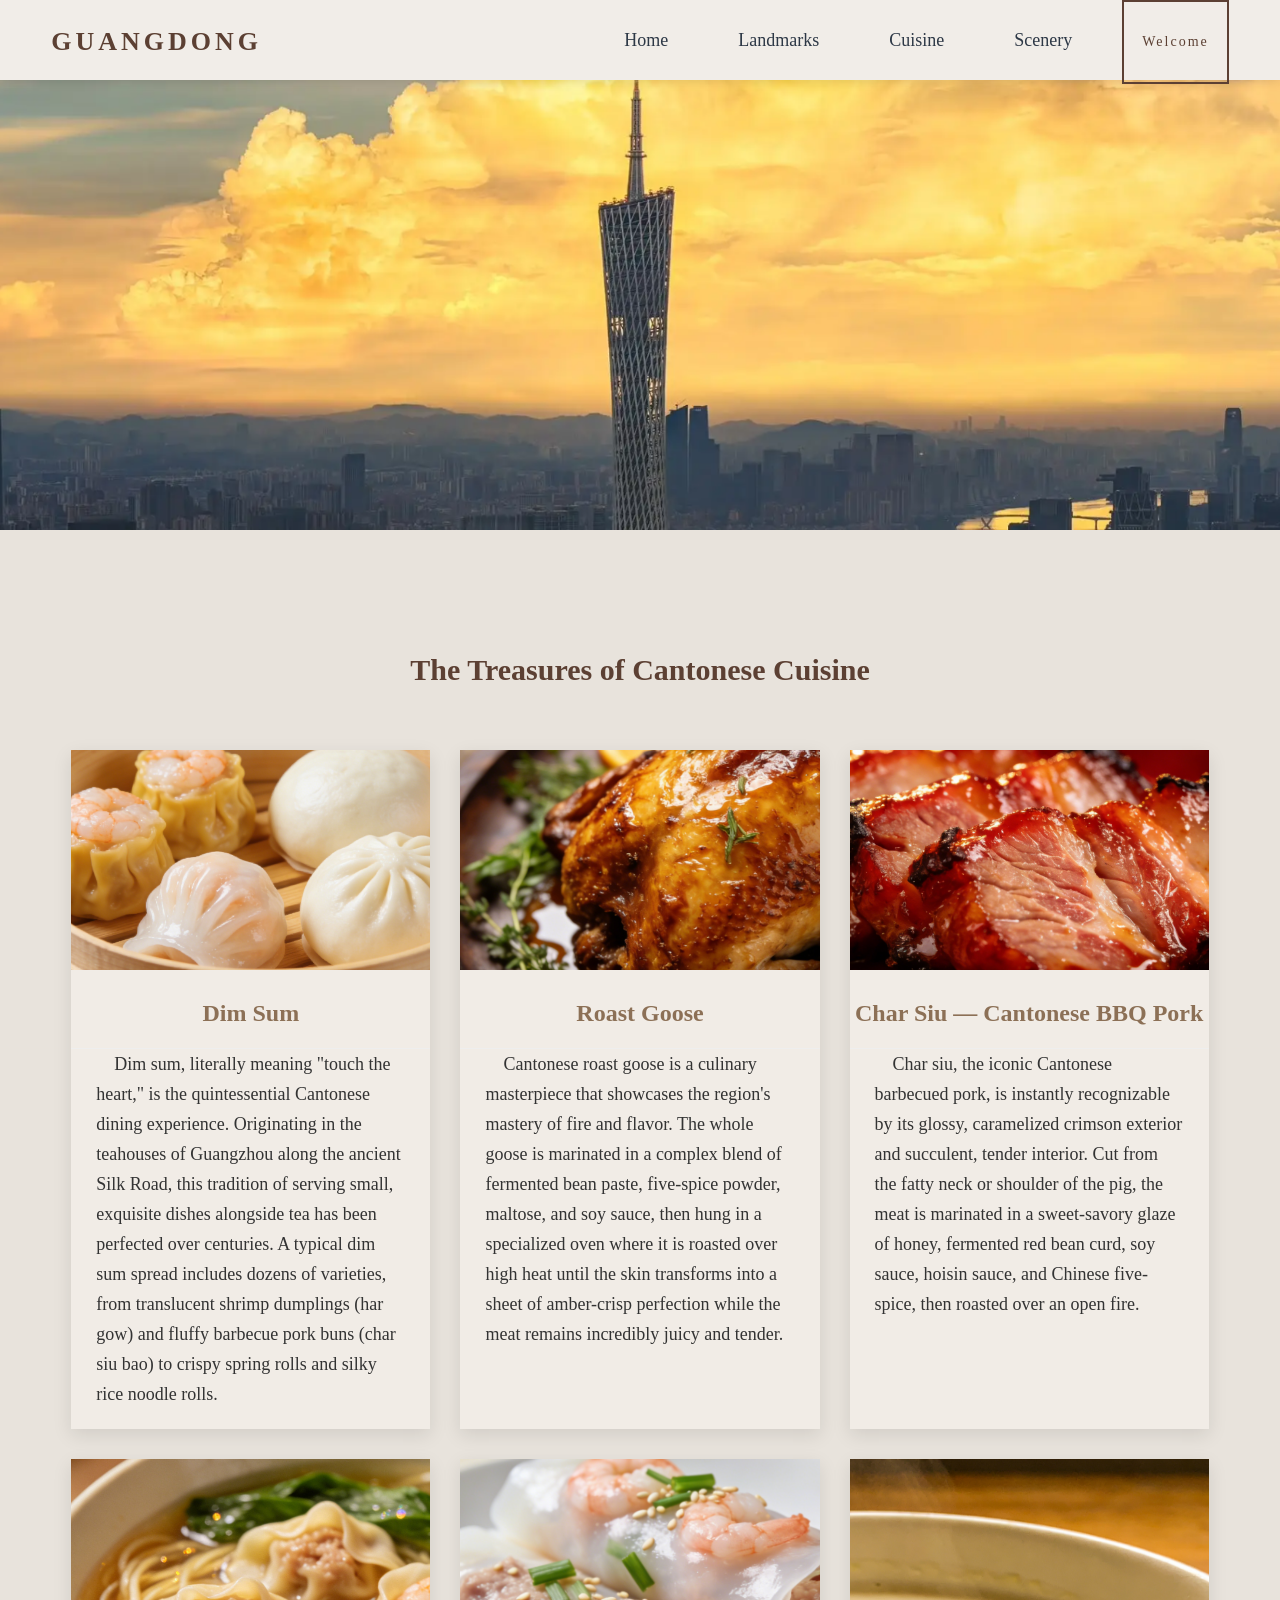
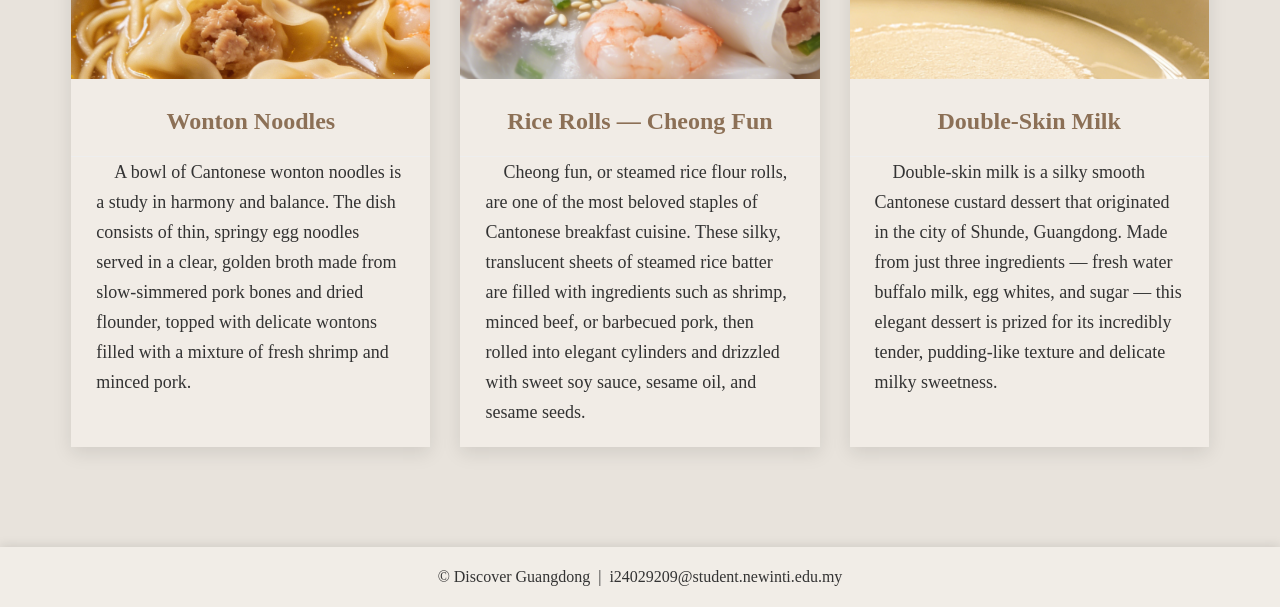
<file: food.html>
<!doctype html>
<html lang="en">
<head>
    <meta charset="UTF-8">
    <meta name="viewport" content="width=device-width,initial-scale=1.0">
    <title>Discover Guangdong - Cantonese Cuisine</title>
    <link href="css/style.css" rel="stylesheet" type="text/css">
</head>
<body>
    <header class="top">
        <div class="topin">
            <span class="logo-text">GUANGDONG</span>
            <button class="hamburger" onclick="toggleMenu()">&#9776;</button>
            <nav id="mainNav">
                <a href="home.html">Home</a>
                <a href="landmarks.html">Landmarks</a>
                <a href="food.html">Cuisine</a>
                <a href="scenery.html">Scenery</a>
                <a href="index.html" class="back-btn">Welcome</a>
            </nav>
        </div>
    </header>
    <section class="banner">
        <img src="./images/ban3.png" alt="Cantonese Cuisine">
    </section>
    <main class="intangible-wrap">
        <h2>The Treasures of Cantonese Cuisine</h2>
        <div class="intangible-card-group">
            <div class="intangible-card">
                <img src="./images/c1.png" alt="Dim Sum">
                <h3>Dim Sum</h3>
                <p>Dim sum, literally meaning "touch the heart," is the quintessential Cantonese dining experience. Originating in the teahouses of Guangzhou along the ancient Silk Road, this tradition of serving small, exquisite dishes alongside tea has been perfected over centuries. A typical dim sum spread includes dozens of varieties, from translucent shrimp dumplings (har gow) and fluffy barbecue pork buns (char siu bao) to crispy spring rolls and silky rice noodle rolls.</p>
               
            </div>
            <div class="intangible-card">
                <img src="./images/c2.png" alt="Roast Goose">
                <h3>Roast Goose</h3>
                <p>Cantonese roast goose is a culinary masterpiece that showcases the region's mastery of fire and flavor. The whole goose is marinated in a complex blend of fermented bean paste, five-spice powder, maltose, and soy sauce, then hung in a specialized oven where it is roasted over high heat until the skin transforms into a sheet of amber-crisp perfection while the meat remains incredibly juicy and tender.</p>
               
            </div>
            <div class="intangible-card">
                <img src="./images/c3.png" alt="Char Siu">
                <h3>Char Siu — Cantonese BBQ Pork</h3>
                <p>Char siu, the iconic Cantonese barbecued pork, is instantly recognizable by its glossy, caramelized crimson exterior and succulent, tender interior. Cut from the fatty neck or shoulder of the pig, the meat is marinated in a sweet-savory glaze of honey, fermented red bean curd, soy sauce, hoisin sauce, and Chinese five-spice, then roasted over an open fire.</p>
                
            </div>
            <div class="intangible-card">
                <img src="./images/c4.png" alt="Wonton Noodles">
                <h3>Wonton Noodles</h3>
                <p>A bowl of Cantonese wonton noodles is a study in harmony and balance. The dish consists of thin, springy egg noodles served in a clear, golden broth made from slow-simmered pork bones and dried flounder, topped with delicate wontons filled with a mixture of fresh shrimp and minced pork.</p>
               
            </div>
            <div class="intangible-card">
                <img src="./images/c5.png" alt="Rice Rolls">
                <h3>Rice Rolls — Cheong Fun</h3>
                <p>Cheong fun, or steamed rice flour rolls, are one of the most beloved staples of Cantonese breakfast cuisine. These silky, translucent sheets of steamed rice batter are filled with ingredients such as shrimp, minced beef, or barbecued pork, then rolled into elegant cylinders and drizzled with sweet soy sauce, sesame oil, and sesame seeds.</p>
               
            </div>
            <div class="intangible-card">
                <img src="./images/c6.png" alt="Double-Skin Milk">
                <h3>Double-Skin Milk</h3>
                <p>Double-skin milk is a silky smooth Cantonese custard dessert that originated in the city of Shunde, Guangdong. Made from just three ingredients — fresh water buffalo milk, egg whites, and sugar — this elegant dessert is prized for its incredibly tender, pudding-like texture and delicate milky sweetness.</p>
              
            </div>
        </div>
    </main>
    <footer>
        &copy; Discover Guangdong &nbsp;|&nbsp; i24029209@student.newinti.edu.my
    </footer>
    <script>
        function toggleMenu() {
            document.getElementById('mainNav').classList.toggle('active');
        }
    </script>
</body>
</html>
</file>
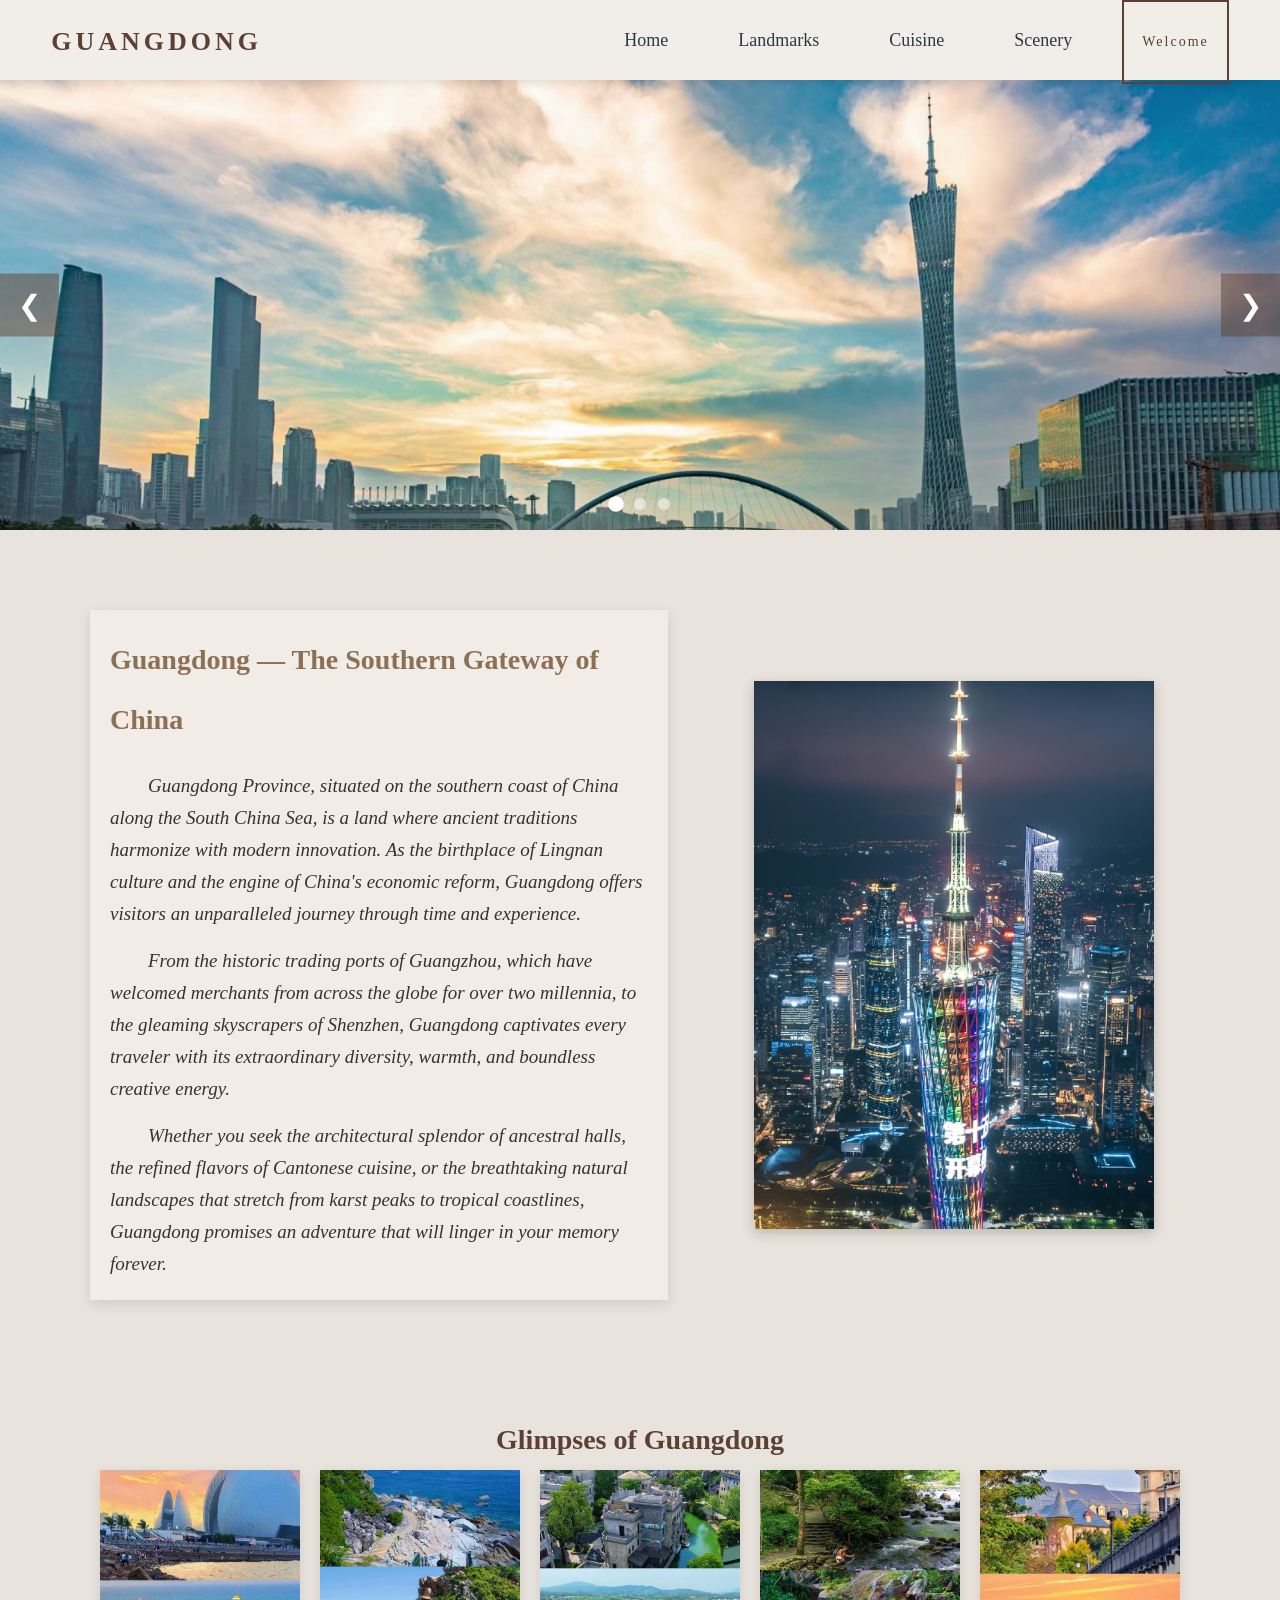
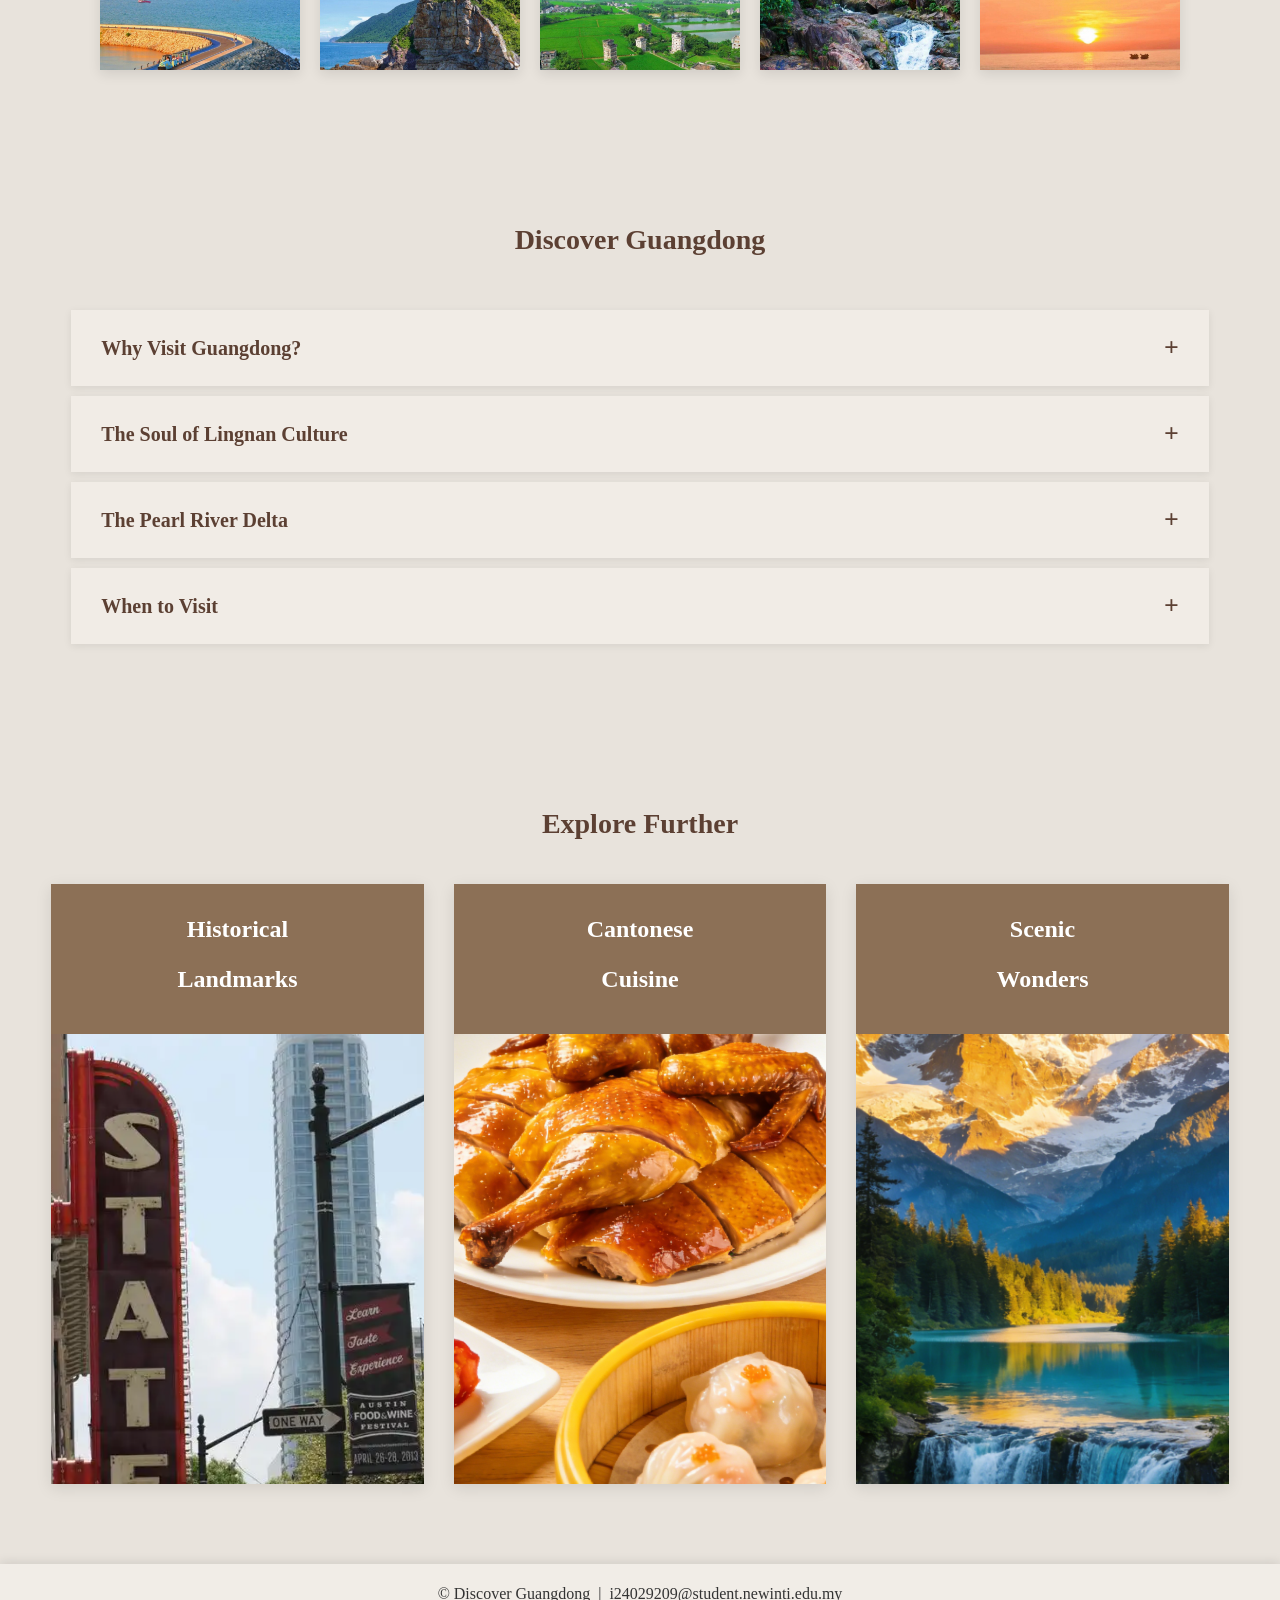
<file: home.html>
<!doctype html>
<html lang="en">
<head>
    <meta charset="UTF-8">
    <meta name="viewport" content="width=device-width,initial-scale=1.0">
    <title>Discover Guangdong - Home</title>
    <link href="css/style.css" rel="stylesheet" type="text/css">
</head>
<body>
    <header class="top">
        <div class="topin">
            <span class="logo-text">GUANGDONG</span>
            <button class="hamburger" onclick="toggleMenu()">&#9776;</button>
            <nav id="mainNav">
                <a href="home.html">Home</a>
                <a href="landmarks.html">Landmarks</a>
                <a href="food.html">Cuisine</a>
                <a href="scenery.html">Scenery</a>
                <a href="index.html" class="back-btn">Welcome</a>
            </nav>
        </div>
    </header>
    <div class="carousel">
        <div class="carousel-track">
            <div class="carousel-slide"><img src="./images/ban1.png" alt="Guangzhou Skyline"></div>
            <div class="carousel-slide"><img src="./images/ban2.png" alt="Pearl River Night"></div>
            <div class="carousel-slide"><img src="./images/ban3.png" alt="Lingnan Architecture"></div>
        </div>
        <button class="carousel-btn prev" onclick="moveCarousel(-1)">&#10094;</button>
        <button class="carousel-btn next" onclick="moveCarousel(1)">&#10095;</button>
        <div class="carousel-dots">
            <span class="dot active" onclick="goToSlide(0)"></span>
            <span class="dot" onclick="goToSlide(1)"></span>
            <span class="dot" onclick="goToSlide(2)"></span>
        </div>
    </div>
    <main class="main">
        <div class="text-cell">
            <h3>Guangdong — The Southern Gateway of China</h3>
            <p>Guangdong Province, situated on the southern coast of China along the South China Sea, is a land where ancient traditions harmonize with modern innovation. As the birthplace of Lingnan culture and the engine of China's economic reform, Guangdong offers visitors an unparalleled journey through time and experience.</p>
            <p>From the historic trading ports of Guangzhou, which have welcomed merchants from across the globe for over two millennia, to the gleaming skyscrapers of Shenzhen, Guangdong captivates every traveler with its extraordinary diversity, warmth, and boundless creative energy.</p>
            <p>Whether you seek the architectural splendor of ancestral halls, the refined flavors of Cantonese cuisine, or the breathtaking natural landscapes that stretch from karst peaks to tropical coastlines, Guangdong promises an adventure that will linger in your memory forever.</p>
        </div>
        <div class="img-cell">
            <img src="./images/1.png" alt="Guangdong Landscape">
        </div>
    </main>
    <section class="tu">
        <h2>Glimpses of Guangdong</h2>
        <div class="img-group">
            <img src="./images/a1.png" alt="Chen Clan Academy">
            <img src="./images/a2.png" alt="Canton Tower">
            <img src="./images/a3.png" alt="Lingnan Garden">
            <img src="./images/a4.png" alt="Guangzhou City">
            <img src="./images/a5.png" alt="Ancient Temple">
        </div>
    </section>
    <section class="accordion-section">
        <h2>Discover Guangdong</h2>
        <div class="accordion">
            <div class="accordion-item">
                <div class="accordion-header" onclick="toggleAccordion(this)">Why Visit Guangdong?</div>
                <div class="accordion-content">
                    <p>Guangdong is China's most populous province and its largest economy, yet it remains deeply rooted in tradition. The province offers a unique blend of experiences: world-class museums alongside ancient temples, Michelin-starred restaurants next to humble street food stalls, and futuristic skylines framing centuries-old villages. Its subtropical climate ensures year-round greenery, and its diverse geography — from coastal wetlands to mountain forests — provides habitats for extraordinary biodiversity.</p>
                </div>
            </div>
            <div class="accordion-item">
                <div class="accordion-header" onclick="toggleAccordion(this)">The Soul of Lingnan Culture</div>
                <div class="accordion-content">
                    <p>Lingnan culture, born in the humid subtropical south, is a vibrant fusion of indigenous traditions and external influences. Shaped by centuries of maritime trade along the Silk Road of the Sea, it absorbed elements from Southeast Asia, the Middle East, and the West. This openness is reflected in everything from Cantonese opera and martial arts to architecture and cuisine. The Lingnan spirit values pragmatism, innovation, inclusiveness, and a deep appreciation for the finer things in life — especially food, art, and craftsmanship.</p>
                </div>
            </div>
            <div class="accordion-item">
                <div class="accordion-header" onclick="toggleAccordion(this)">The Pearl River Delta</div>
                <div class="accordion-content">
                    <p>The Pearl River Delta is one of the most dynamic economic regions on Earth. Home to the megacities of Guangzhou, Shenzhen, Dongguan, and Foshan, this area drives China's technology, manufacturing, and trade sectors. Yet amid the urban energy, you will find tranquil gardens, historic waterfront towns, and UNESCO World Heritage sites. The delta is also a culinary paradise, where the finest ingredients from land and sea converge in a cuisine celebrated worldwide for its freshness, subtlety, and technical mastery.</p>
                </div>
            </div>
            <div class="accordion-item">
                <div class="accordion-header" onclick="toggleAccordion(this)">When to Visit</div>
                <div class="accordion-content">
                    <p>The best time to visit Guangdong is from October to March, when the weather is cool and pleasant with temperatures ranging from 15 to 25 degrees Celsius. Spring brings blooming flowers to Baiyun Mountain, while autumn offers clear skies ideal for exploring outdoor attractions. The Lunar New Year period in January or February is particularly festive, with flower markets, lion dances, and elaborate temple fairs filling the streets of every city and town across the province.</p>
                </div>
            </div>
        </div>
    </section>
    <section class="about">
        <h2>Explore Further</h2>
        <div class="card-group">
            <a href="landmarks.html" class="card">
                <h3>Historical<br>Landmarks</h3>
                <img src="./images/a6.png" alt="Historical Landmarks">
            </a>
            <a href="food.html" class="card">
                <h3>Cantonese<br>Cuisine</h3>
                <img src="./images/a7.png" alt="Cantonese Cuisine">
            </a>
            <a href="scenery.html" class="card">
                <h3>Scenic<br>Wonders</h3>
                <img src="./images/a8.png" alt="Scenic Wonders">
            </a>
        </div>
    </section>
    <footer>
        &copy; Discover Guangdong &nbsp;|&nbsp; i24029209@student.newinti.edu.my
    </footer>
    <script>
        var currentSlide = 0;
        var totalSlides = 3;
        function moveCarousel(d) {
            currentSlide = (currentSlide + d + totalSlides) % totalSlides;
            updateCarousel();
        }
        function goToSlide(i) {
            currentSlide = i;
            updateCarousel();
        }
        function updateCarousel() {
            document.querySelector('.carousel-track').style.transform = 'translateX(-' + currentSlide * 100 + '%)';
            var dots = document.querySelectorAll('.dot');
            for (var i = 0; i < dots.length; i++) {
                dots[i].classList.toggle('active', i === currentSlide);
            }
        }
        setInterval(function() { moveCarousel(1); }, 4000);
        function toggleAccordion(header) {
            var content = header.nextElementSibling;
            var isActive = header.classList.contains('active');
            var headers = document.querySelectorAll('.accordion-header');
            for (var i = 0; i < headers.length; i++) {
                headers[i].classList.remove('active');
                headers[i].nextElementSibling.style.maxHeight = null;
            }
            if (!isActive) {
                header.classList.add('active');
                content.style.maxHeight = content.scrollHeight + 'px';
            }
        }
        function toggleMenu() {
            document.getElementById('mainNav').classList.toggle('active');
        }
    </script>
</body>
</html>
</file>
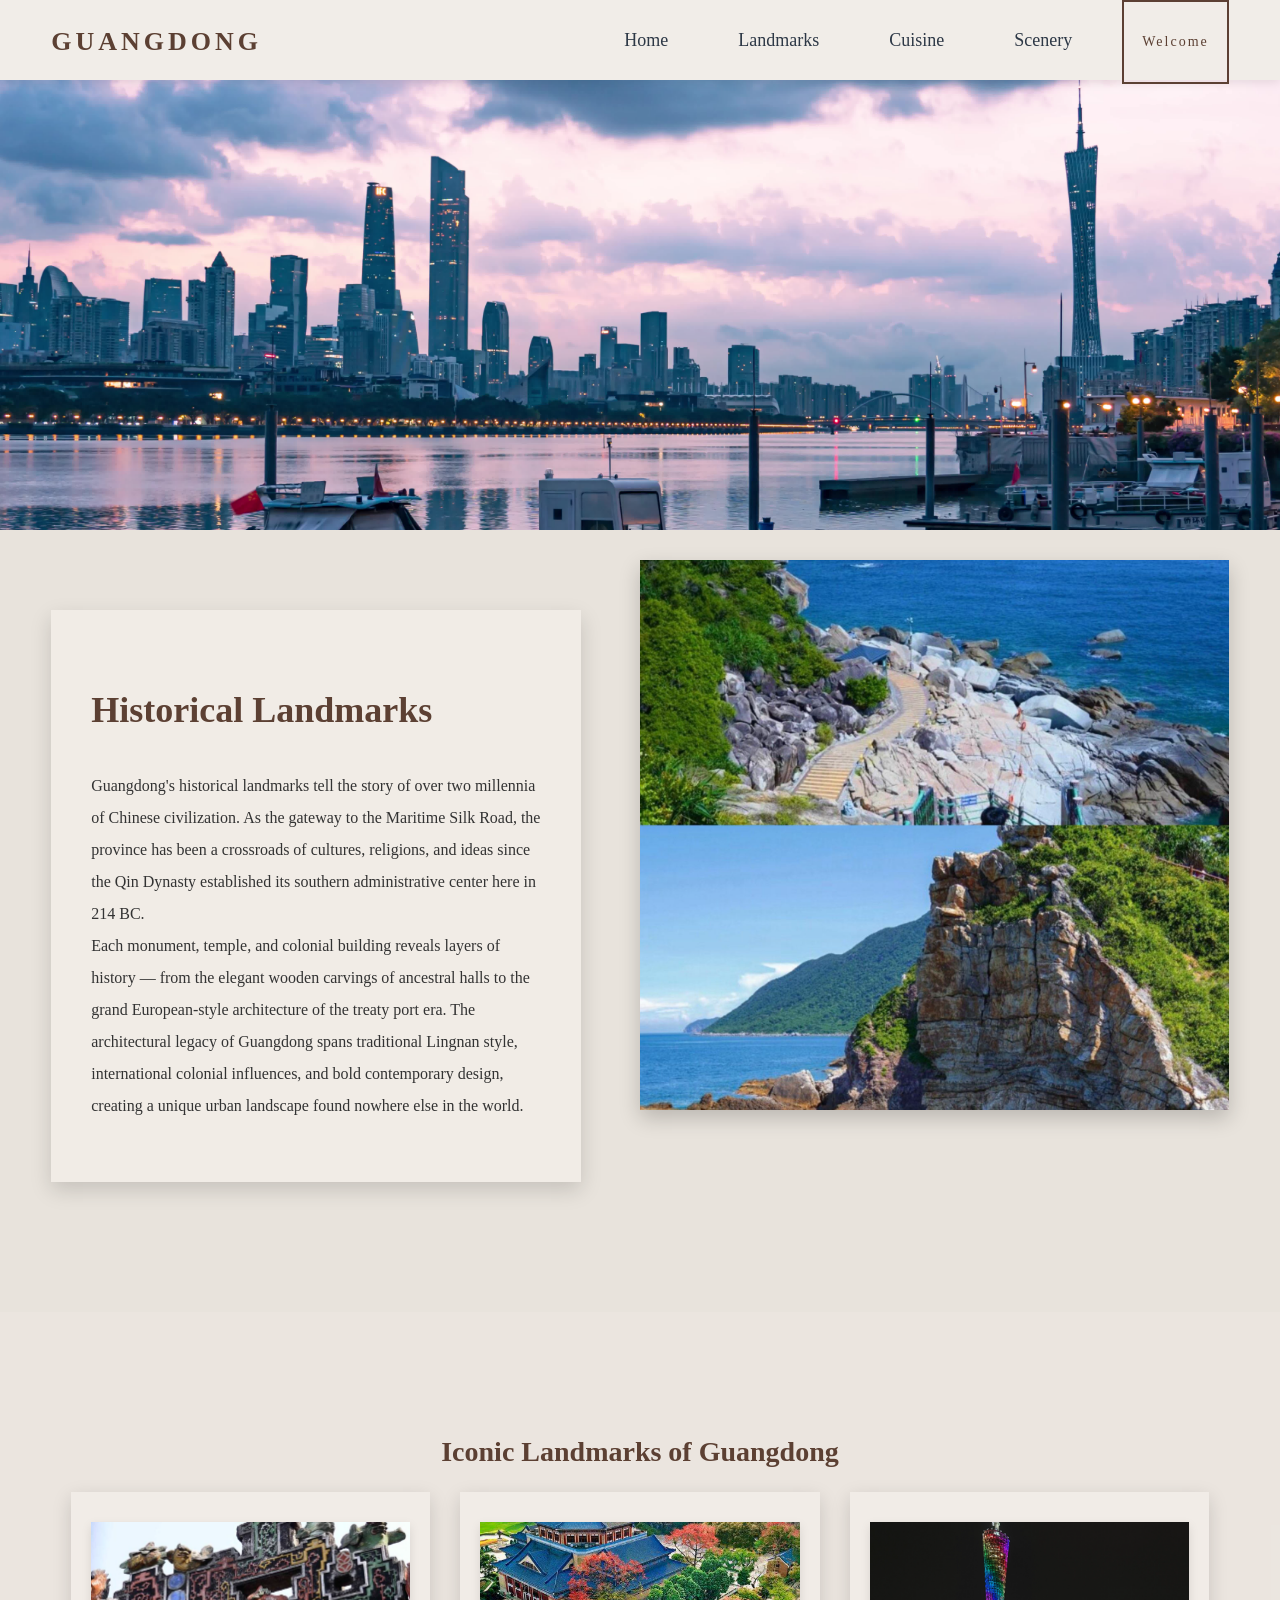
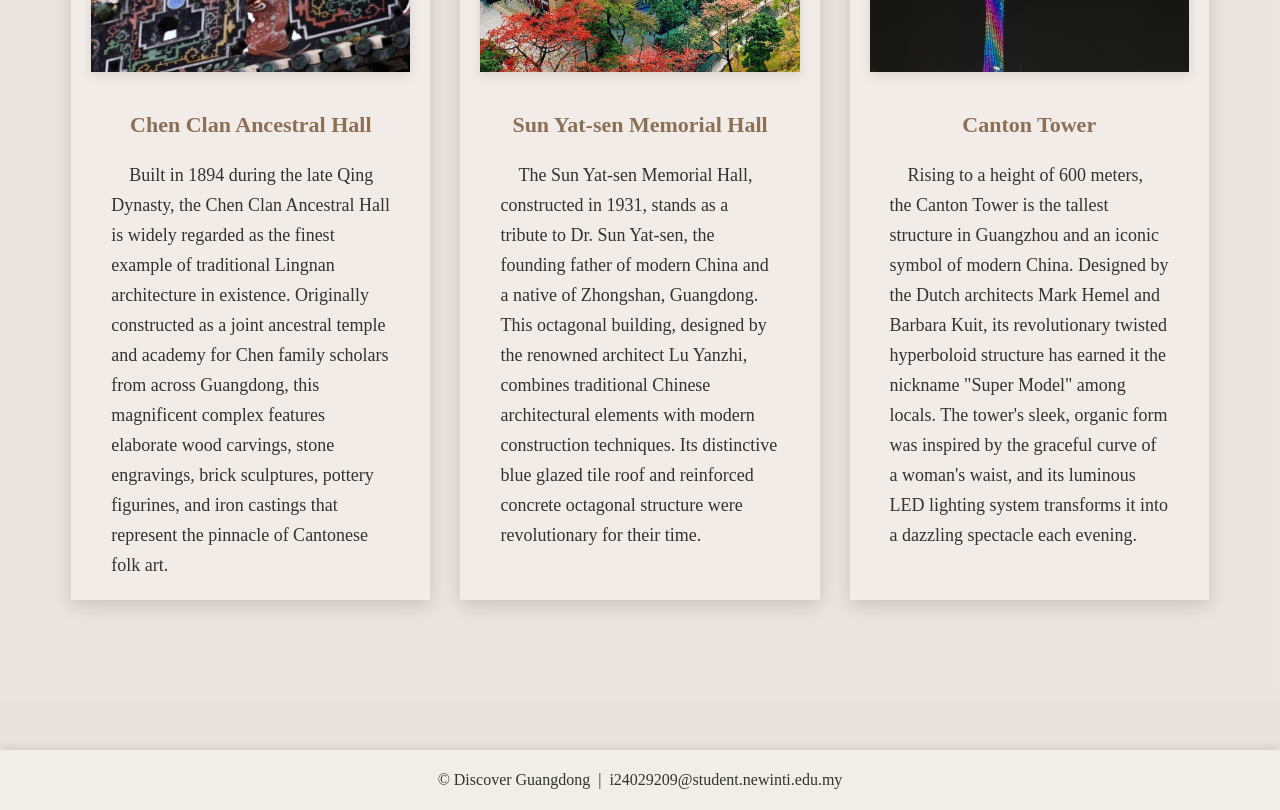
<file: landmarks.html>
<!doctype html>
<html lang="en">
<head>
    <meta charset="UTF-8">
    <meta name="viewport" content="width=device-width,initial-scale=1.0">
    <title>Discover Guangdong - Historical Landmarks</title>
    <link href="css/style.css" rel="stylesheet" type="text/css">
</head>
<body>
    <header class="top">
        <div class="topin">
            <span class="logo-text">GUANGDONG</span>
            <button class="hamburger" onclick="toggleMenu()">&#9776;</button>
            <nav id="mainNav">
                <a href="home.html">Home</a>
                <a href="landmarks.html">Landmarks</a>
                <a href="food.html">Cuisine</a>
                <a href="scenery.html">Scenery</a>
                <a href="index.html" class="back-btn">Welcome</a>
            </nav>
        </div>
    </header>
    <section class="banner">
        <img src="./images/ban2.png" alt="Historical Landmarks of Guangdong">
    </section>
    <main class="hobby">
        <div class="hobby1">
            <h1>Historical Landmarks</h1>
            <p>Guangdong's historical landmarks tell the story of over two millennia of Chinese civilization. As the gateway to the Maritime Silk Road, the province has been a crossroads of cultures, religions, and ideas since the Qin Dynasty established its southern administrative center here in 214 BC.</p>
            <p>Each monument, temple, and colonial building reveals layers of history — from the elegant wooden carvings of ancestral halls to the grand European-style architecture of the treaty port era. The architectural legacy of Guangdong spans traditional Lingnan style, international colonial influences, and bold contemporary design, creating a unique urban landscape found nowhere else in the world.</p>
          
        </div>
        <img src="./images/a2.png" alt="Guangdong Heritage">
    </main>
    <section class="hobbys">
        <div class="hobbysin">
            <h2>Iconic Landmarks of Guangdong</h2>
            <div class="card-group">
                <div class="hobby-card">
                    <img src="./images/b1.png" alt="Chen Clan Ancestral Hall">
                    <h3>Chen Clan Ancestral Hall</h3>
                    <p>Built in 1894 during the late Qing Dynasty, the Chen Clan Ancestral Hall is widely regarded as the finest example of traditional Lingnan architecture in existence. Originally constructed as a joint ancestral temple and academy for Chen family scholars from across Guangdong, this magnificent complex features elaborate wood carvings, stone engravings, brick sculptures, pottery figurines, and iron castings that represent the pinnacle of Cantonese folk art.</p>
                  
                </div>
                <div class="hobby-card">
                    <img src="./images/b2.png" alt="Sun Yat-sen Memorial Hall">
                    <h3>Sun Yat-sen Memorial Hall</h3>
                    <p>The Sun Yat-sen Memorial Hall, constructed in 1931, stands as a tribute to Dr. Sun Yat-sen, the founding father of modern China and a native of Zhongshan, Guangdong. This octagonal building, designed by the renowned architect Lu Yanzhi, combines traditional Chinese architectural elements with modern construction techniques. Its distinctive blue glazed tile roof and reinforced concrete octagonal structure were revolutionary for their time.</p>
                   
                </div>
                <div class="hobby-card">
                    <img src="./images/b3.png" alt="Canton Tower">
                    <h3>Canton Tower</h3>
                    <p>Rising to a height of 600 meters, the Canton Tower is the tallest structure in Guangzhou and an iconic symbol of modern China. Designed by the Dutch architects Mark Hemel and Barbara Kuit, its revolutionary twisted hyperboloid structure has earned it the nickname "Super Model" among locals. The tower's sleek, organic form was inspired by the graceful curve of a woman's waist, and its luminous LED lighting system transforms it into a dazzling spectacle each evening.</p>
                   
                </div>
            </div>
        </div>
    </section>
    <footer>
        &copy; Discover Guangdong &nbsp;|&nbsp; i24029209@student.newinti.edu.my
    </footer>
    <script>
        function toggleMenu() {
            document.getElementById('mainNav').classList.toggle('active');
        }
    </script>
</body>
</html>
</file>
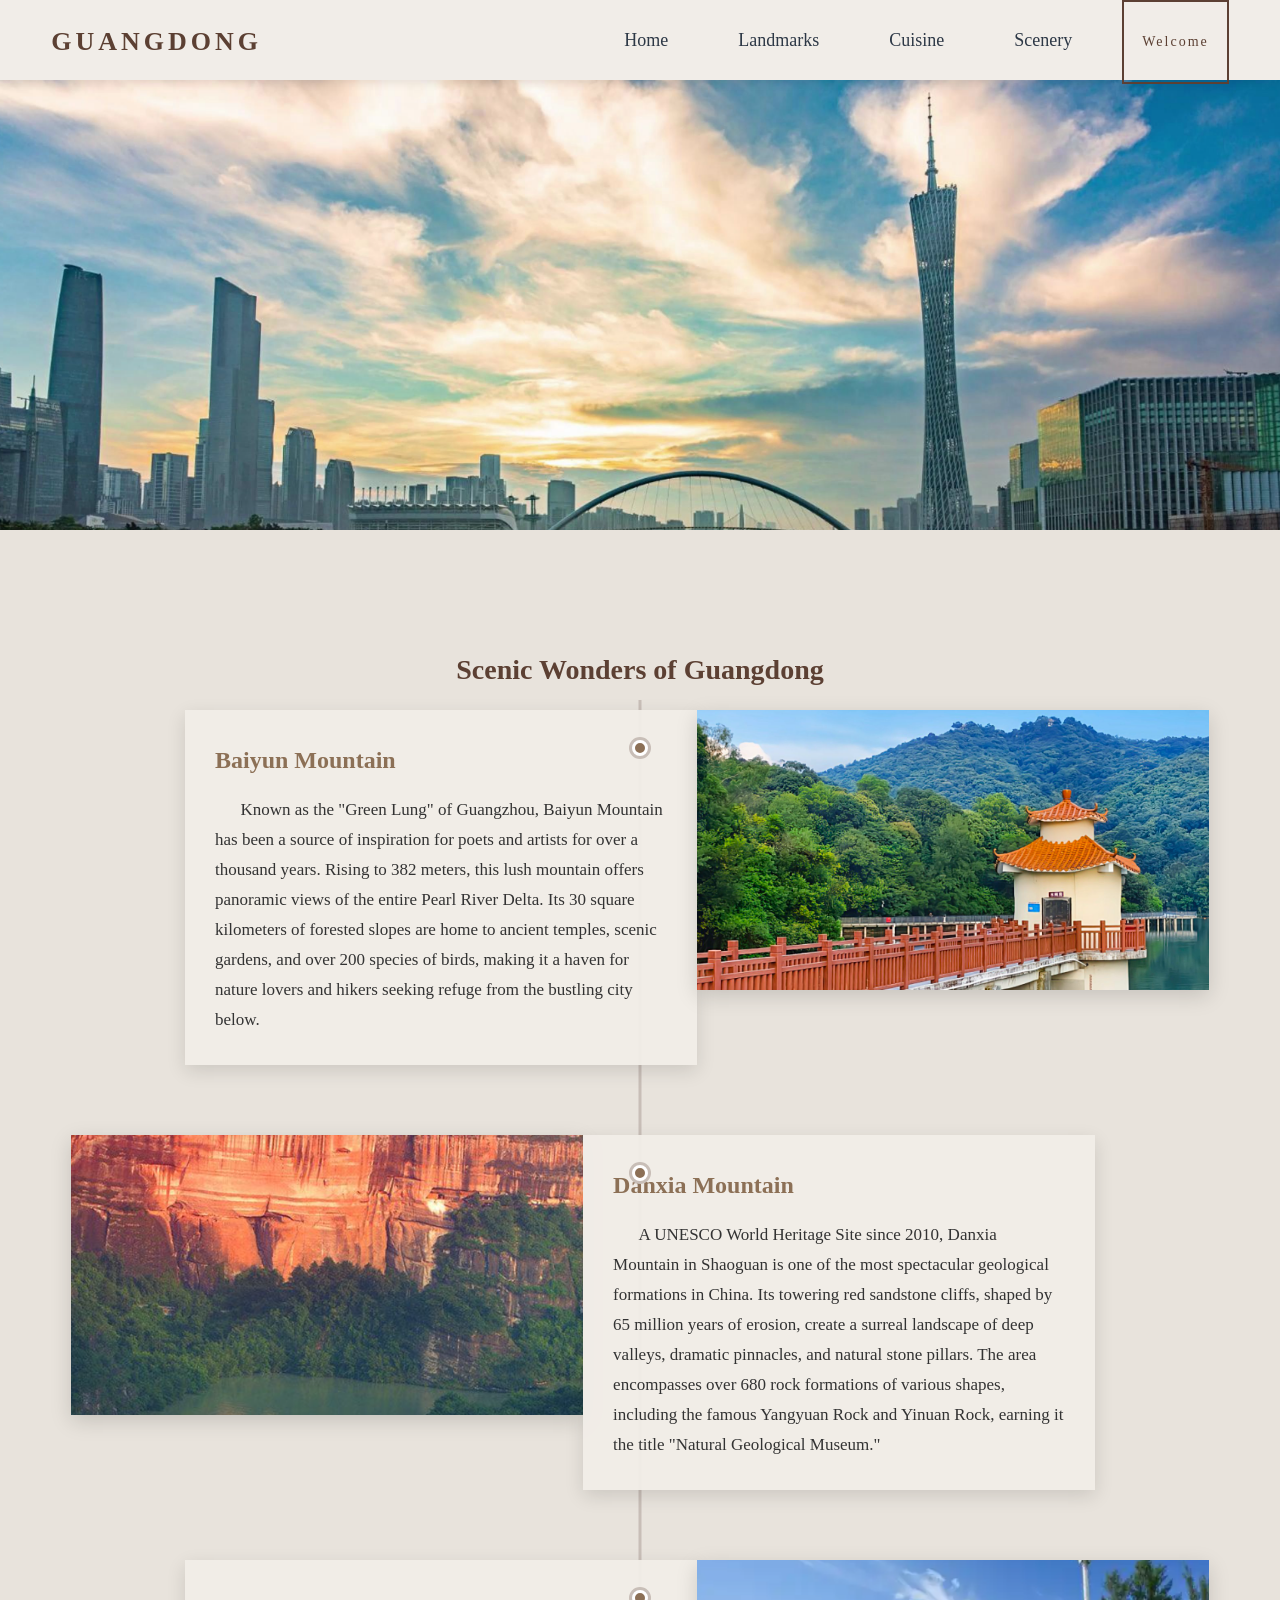
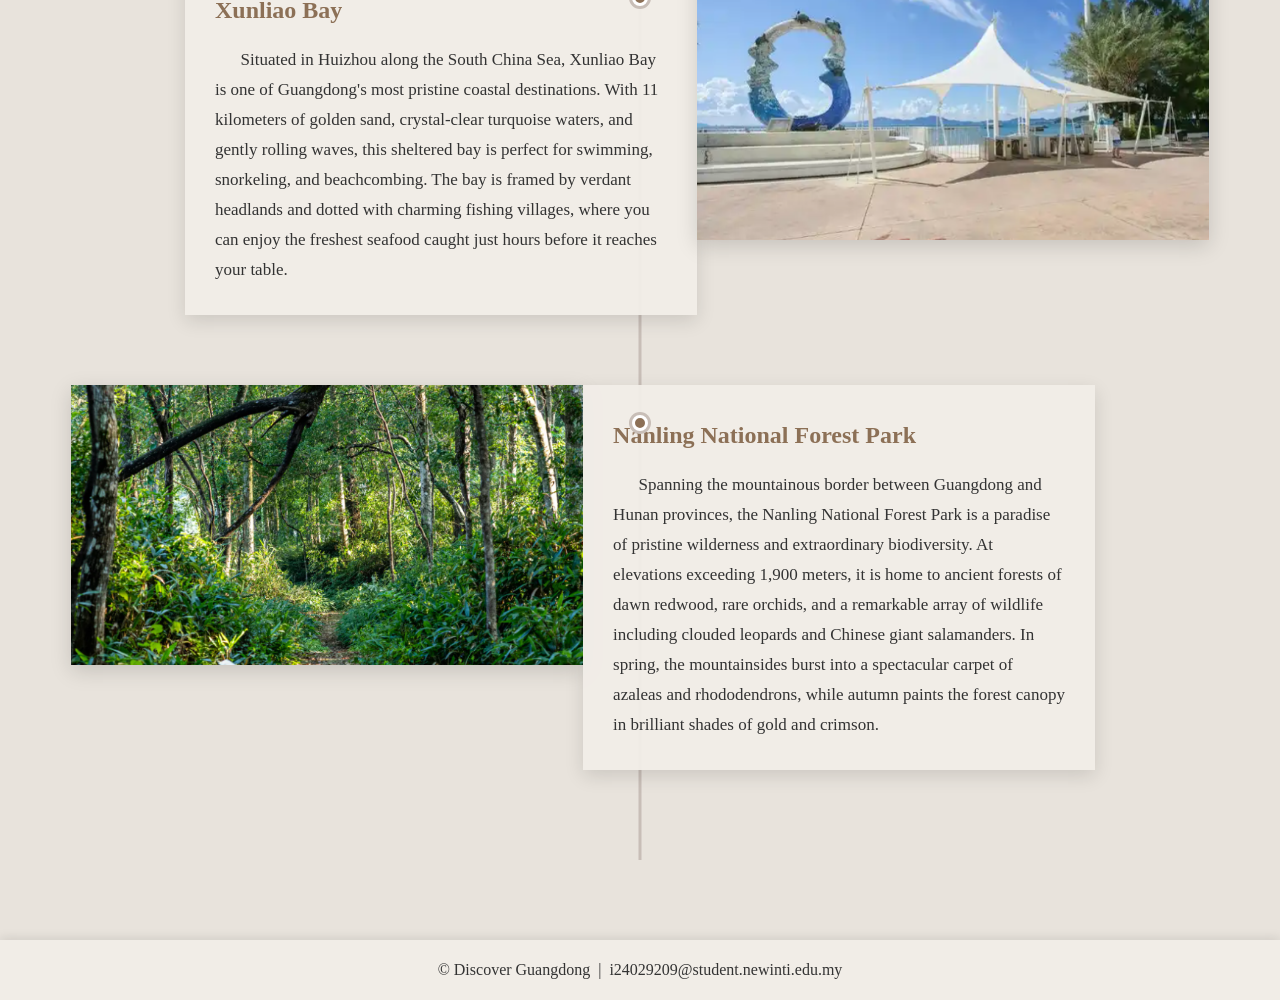
<file: scenery.html>
<!doctype html>
<html lang="en">
<head>
    <meta charset="UTF-8">
    <meta name="viewport" content="width=device-width,initial-scale=1.0">
    <title>Discover Guangdong - Scenic Wonders</title>
    <link href="css/style.css" rel="stylesheet" type="text/css">
</head>
<body>
    <header class="top">
        <div class="topin">
            <span class="logo-text">GUANGDONG</span>
            <button class="hamburger" onclick="toggleMenu()">&#9776;</button>
            <nav id="mainNav">
                <a href="home.html">Home</a>
                <a href="landmarks.html">Landmarks</a>
                <a href="food.html">Cuisine</a>
                <a href="scenery.html">Scenery</a>
                <a href="index.html" class="back-btn">Welcome</a>
            </nav>
        </div>
    </header>
    <section class="banner">
        <img src="./images/ban1.png" alt="Scenic Wonders of Guangdong">
    </section>
    <section class="timeline-section">
        <h2>Scenic Wonders of Guangdong</h2>
        <div class="timeline-item">
            <div class="timeline-img">
                <img src="./images/d1.png" alt="Baiyun Mountain">
            </div>
            <div class="timeline-dot"></div>
            <div class="timeline-content">
                <h3>Baiyun Mountain</h3>
                <p>Known as the "Green Lung" of Guangzhou, Baiyun Mountain has been a source of inspiration for poets and artists for over a thousand years. Rising to 382 meters, this lush mountain offers panoramic views of the entire Pearl River Delta. Its 30 square kilometers of forested slopes are home to ancient temples, scenic gardens, and over 200 species of birds, making it a haven for nature lovers and hikers seeking refuge from the bustling city below.</p>
            </div>
        </div>
        <div class="timeline-item">
            <div class="timeline-img">
                <img src="./images/d2.png" alt="Danxia Mountain">
            </div>
            <div class="timeline-dot"></div>
            <div class="timeline-content">
                <h3>Danxia Mountain</h3>
                <p>A UNESCO World Heritage Site since 2010, Danxia Mountain in Shaoguan is one of the most spectacular geological formations in China. Its towering red sandstone cliffs, shaped by 65 million years of erosion, create a surreal landscape of deep valleys, dramatic pinnacles, and natural stone pillars. The area encompasses over 680 rock formations of various shapes, including the famous Yangyuan Rock and Yinuan Rock, earning it the title "Natural Geological Museum."</p>
            </div>
        </div>
       
        <div class="timeline-item">
            <div class="timeline-img">
                <img src="./images/d3.png" alt="Xunliao Bay">
            </div>
            <div class="timeline-dot"></div>
            <div class="timeline-content">
                <h3>Xunliao Bay</h3>
                <p>Situated in Huizhou along the South China Sea, Xunliao Bay is one of Guangdong's most pristine coastal destinations. With 11 kilometers of golden sand, crystal-clear turquoise waters, and gently rolling waves, this sheltered bay is perfect for swimming, snorkeling, and beachcombing. The bay is framed by verdant headlands and dotted with charming fishing villages, where you can enjoy the freshest seafood caught just hours before it reaches your table.</p>
            </div>
        </div>
        <div class="timeline-item">
            <div class="timeline-img">
                <img src="./images/d4.png" alt="Nanling National Forest">
            </div>
            <div class="timeline-dot"></div>
            <div class="timeline-content">
                <h3>Nanling National Forest Park</h3>
                <p>Spanning the mountainous border between Guangdong and Hunan provinces, the Nanling National Forest Park is a paradise of pristine wilderness and extraordinary biodiversity. At elevations exceeding 1,900 meters, it is home to ancient forests of dawn redwood, rare orchids, and a remarkable array of wildlife including clouded leopards and Chinese giant salamanders. In spring, the mountainsides burst into a spectacular carpet of azaleas and rhododendrons, while autumn paints the forest canopy in brilliant shades of gold and crimson.</p>
            </div>
        </div>
        
    </section>
    <footer>
        &copy; Discover Guangdong &nbsp;|&nbsp; i24029209@student.newinti.edu.my
    </footer>
    <script>
        function toggleMenu() {
            document.getElementById('mainNav').classList.toggle('active');
        }
    </script>
</body>
</html>
</file>
<file: css/style.css>
* {
    margin: 0;
    padding: 0;
    font-family: Georgia, 'Palatino Linotype', 'Book Antiqua', serif;
    box-sizing: border-box;
}

a {
    text-decoration: none;
    color: #2D3846;
    transition: all 0.3s ease;
}

body {
    background-color: #E8E3DC;
    color: #333;
    line-height: 1.6;
    background-attachment: fixed;
}

h2 {
    text-align: center;
    line-height: 80px;
    color: #5C4033;
    font-size: 28px;
    position: relative;
}

h3 {
    color: #5C4033;
    font-size: 22px;
}

header.top {
    width: 100%;
    height: 80px;
    line-height: 80px;
    background-color: rgba(242, 238, 232, 0.95);
    box-shadow: 0 2px 10px rgba(0, 0, 0, 0.1);
    position: sticky;
    top: 0;
    z-index: 999;
}

.topin {
    width: 92%;
    max-width: 1200px;
    margin: auto;
    display: flex;
    justify-content: space-between;
    align-items: center;
}

.logo-text {
    font-size: 26px;
    font-weight: bold;
    color: #5C4033;
    letter-spacing: 4px;
}

.back-btn {
    padding: 0px 18px;
    border: 2px solid #5C4033;
    color: #5C4033;
    font-size: 14px;
    font-family: inherit;
    letter-spacing: 2px;
    transition: all 0.3s ease;
}

.back-btn:hover {
    background-color: #5C4033;
    color: #fff;
    transform: translateY(-2px);
}

.hamburger {
    display: none;
    background: none;
    border: none;
    font-size: 28px;
    cursor: pointer;
    color: #5C4033;
    padding: 5px 10px;
}

nav {
    display: flex;
    gap: 5px;
}

nav a {
    margin-right: 25px;
    padding: 0 20px;
    font-size: 18px;
}

nav a:hover {
    background-color: #5C4033;
    color: #fff;
    transform: translateY(-2px);
}

nav a.back-btn {
    margin-right: 0;
    border: 2px solid #5C4033;
    padding: 0px 18px;
    font-size: 14px;
    letter-spacing: 2px;
}

nav a.back-btn:hover {
    background-color: #5C4033;
    color: #fff;
    transform: translateY(-2px);
}

footer {
    text-align: center;
    line-height: 60px;
    font-size: 16px;
    background-color: rgba(242, 238, 232, 0.95);
    margin-top: 50px;
    box-shadow: 0 -2px 10px rgba(0, 0, 0, 0.1);
}

.welcome-page {
    width: 100%;
    height: 100vh;
    display: flex;
    justify-content: center;
    align-items: center;
    position: relative;
    overflow: hidden;
}

.welcome-bg {
    position: absolute;
    top: 0;
    left: 0;
    width: 100%;
    height: 100%;
    background: url('../images/bg.png') center/cover no-repeat;
    z-index: 0;
}

.welcome-overlay {
    position: absolute;
    top: 0;
    left: 0;
    width: 100%;
    height: 100%;
    background: linear-gradient(135deg, rgba(92, 64, 51, 0.75), rgba(40, 30, 20, 0.55));
    z-index: 1;
}

.welcome-content {
    text-align: center;
    color: #fff;
    z-index: 2;
    padding: 20px;
}

.welcome-content h1 {
    font-size: 80px;
    letter-spacing: 12px;
    margin-bottom: 20px;
    text-shadow: 2px 4px 15px rgba(0, 0, 0, 0.5);
    animation: fadeUp 1s ease-out;
}

.welcome-content p {
    font-size: 24px;
    margin-bottom: 50px;
    opacity: 0.9;
    font-style: italic;
    letter-spacing: 2px;
    animation: fadeUp 1s ease-out 0.3s both;
}

.enter-btn {
    display: inline-block;
    padding: 18px 60px;
    font-size: 20px;
    color: #fff;
    background: rgba(140, 112, 86, 0.8);
    border: 2px solid rgba(255, 255, 255, 0.8);
    letter-spacing: 4px;
    transition: all 0.4s ease;
    animation: fadeUp 1s ease-out 0.6s both;
}

.enter-btn:hover {
    background: #fff;
    color: #5C4033;
    transform: translateY(-3px);
    box-shadow: 0 10px 30px rgba(0, 0, 0, 0.3);
}

.welcome-id {
    margin-top: 40px;
    font-size: 14px;
    opacity: 0.7;
    letter-spacing: 1px;
    animation: fadeUp 1s ease-out 0.9s both;
}

@keyframes fadeUp {
    from {
        opacity: 0;
        transform: translateY(40px);
    }
    to {
        opacity: 1;
        transform: translateY(0);
    }
}

.carousel {
    width: 100%;
    height: 450px;
    position: relative;
    overflow: hidden;
}

.carousel-track {
    display: flex;
    height: 100%;
    transition: transform 0.6s ease;
}

.carousel-slide {
    min-width: 100%;
    height: 100%;
}

.carousel-slide img {
    width: 100%;
    height: 100%;
    object-fit: cover;
}

.carousel-btn {
    position: absolute;
    top: 50%;
    transform: translateY(-50%);
    background: rgba(92, 64, 51, 0.5);
    color: #fff;
    border: none;
    font-size: 28px;
    padding: 15px 18px;
    cursor: pointer;
    transition: background 0.3s ease;
    z-index: 10;
}

.carousel-btn:hover {
    background: rgba(92, 64, 51, 0.9);
}

.carousel-btn.prev {
    left: 0;
}

.carousel-btn.next {
    right: 0;
}

.carousel-dots {
    position: absolute;
    bottom: 20px;
    left: 50%;
    transform: translateX(-50%);
    display: flex;
    gap: 12px;
    z-index: 10;
}

.carousel-dots .dot {
    width: 12px;
    height: 12px;
    border-radius: 50%;
    background: rgba(255, 255, 255, 0.5);
    cursor: pointer;
    transition: all 0.3s ease;
}

.carousel-dots .dot.active {
    background: #fff;
    transform: scale(1.3);
}

.banner {
    width: 100%;
    height: 450px;
    overflow: hidden;
    position: relative;
}

.banner img {
    width: 100%;
    height: 100%;
    object-fit: cover;
    transition: transform 0.5s ease;
}

.banner:hover img {
    transform: scale(1.02);
}

.main {
    width: 92%;
    max-width: 1100px;
    margin: 80px auto;
    display: flex;
    gap: 50px;
    align-items: center;
}

.text-cell {
    flex: 55%;
    padding: 20px;
    background-color: rgba(242, 238, 232, 0.9);
    box-shadow: 0 4px 12px rgba(0, 0, 0, 0.1);
}

.img-cell {
    flex: 45%;
    display: flex;
    justify-content: center;
    align-items: center;
}

.main h3 {
    line-height: 60px;
    font-size: 28px;
    margin-bottom: 20px;
    color: #8C7056;
}

.main p {
    font-style: italic;
    margin-top: 15px;
    line-height: 32px;
    font-size: 19px;
    text-indent: 2em;
}

.main img {
    width: 100%;
    max-width: 400px;
    box-shadow: 0 4px 12px rgba(0, 0, 0, 0.2);
}

.tu {
    text-align: center;
    margin: 80px auto;
    padding: 20px;
}

.tu .img-group {
    display: flex;
    justify-content: center;
    gap: 20px;
    flex-wrap: wrap;
}

.tu img {
    width: 200px;
    height: 200px;
    object-fit: cover;
    opacity: 0;
    animation: fadeIn 1s forwards;
    box-shadow: 0 4px 12px rgba(0, 0, 0, 0.1);
}

@keyframes fadeIn {
    to {
        opacity: 1;
        transform: translateY(-10px);
    }
}

.tu img:nth-child(1) {
    animation-delay: 0.2s;
}

.tu img:nth-child(2) {
    animation-delay: 0.4s;
}

.tu img:nth-child(3) {
    animation-delay: 0.6s;
}

.tu img:nth-child(4) {
    animation-delay: 0.8s;
}

.tu img:nth-child(5) {
    animation-delay: 1s;
}

.about {
    width: 92%;
    max-width: 1200px;
    margin: auto;
    padding: 30px 0;
}

.about .card-group {
    display: flex;
    justify-content: space-between;
    gap: 30px;
    margin-top: 20px;
}

.card {
    background-color: rgba(242, 238, 232, 0.9);
    text-align: center;
    height: 600px;
    flex: 1;
    overflow: hidden;
    box-shadow: 0 4px 15px rgba(0, 0, 0, 0.1);
    transition: all 0.4s ease;
}

.card h3 {
    height: 150px;
    line-height: 50px;
    margin: 0;
    font-size: 24px;
    padding: 20px;
    background-color: #8C7056;
    color: white;
}

.card img {
    width: 100%;
    height: 450px;
    object-fit: cover;
}

.card:hover {
    transform: scale(1.05);
    box-shadow: 0 12px 24px rgba(0, 0, 0, 0.2);
}

.accordion-section {
    width: 92%;
    max-width: 1200px;
    margin: 80px auto;
    padding: 20px;
}

.accordion {
    margin-top: 30px;
}

.accordion-item {
    background-color: rgba(242, 238, 232, 0.9);
    margin-bottom: 10px;
    box-shadow: 0 2px 8px rgba(0, 0, 0, 0.08);
    overflow: hidden;
    transition: all 0.3s ease;
}

.accordion-item:hover {
    box-shadow: 0 4px 14px rgba(0, 0, 0, 0.13);
}

.accordion-header {
    padding: 22px 30px;
    font-size: 20px;
    color: #5C4033;
    cursor: pointer;
    display: flex;
    justify-content: space-between;
    align-items: center;
    font-weight: bold;
    transition: all 0.3s ease;
    user-select: none;
}

.accordion-header::after {
    content: '+';
    font-size: 26px;
    transition: transform 0.3s ease;
    line-height: 1;
}

.accordion-header.active::after {
    content: '\2212';
}

.accordion-header.active {
    background-color: #8C7056;
    color: #fff;
}

.accordion-content {
    max-height: 0;
    overflow: hidden;
    transition: max-height 0.5s ease;
}

.accordion-content p {
    padding: 5px 30px 25px;
    line-height: 32px;
    font-size: 17px;
    text-indent: 2em;
}

.hobby {
    width: 92%;
    max-width: 1200px;
    margin: auto;
    position: relative;
    margin-top: 30px;
    padding: 50px 0;
}

.hobby1 {
    background-color: rgba(242, 238, 232, 0.9);
    width: 45%;
    padding: 60px 40px;
    line-height: 32px;
    position: relative;
    box-shadow: 0 8px 20px rgba(0, 0, 0, 0.15);
    z-index: 1;
    margin-bottom: 30px;
}

.hobby1 h1 {
    line-height: 80px;
    color: #5C4033;
    font-size: 36px;
    margin-bottom: 20px;
}

.hobby img {
    width: 50%;
    height: 550px;
    object-fit: cover;
    box-shadow: 0 8px 20px rgba(0, 0, 0, 0.2);
    margin: auto;
    position: absolute;
    right: 0;
    top: 0;
    display: block;
}

.hobbys {
    width: 100%;
    background-color: rgba(235, 230, 224, 0.9);
    padding: 80px 0;
    margin-top: 50px;
}

.hobbysin {
    width: 92%;
    max-width: 1200px;
    margin: auto;
    padding: 20px;
}

.hobbysin .card-group {
    display: flex;
    justify-content: space-between;
    gap: 30px;
}

.hobby-card {
    background-color: rgba(242, 238, 232, 0.9);
    padding: 20px;
    text-align: center;
    flex: 1;
    box-shadow: 0 6px 18px rgba(0, 0, 0, 0.15);
    transition: all 0.4s ease;
}

.hobby-card:hover {
    transform: translateY(-8px);
    box-shadow: 0 12px 24px rgba(0, 0, 0, 0.2);
}

.hobby-card img {
    width: 100%;
    height: 150px;
    margin: 10px 0;
    object-fit: cover;
    box-shadow: 0 4px 10px rgba(0, 0, 0, 0.1);
}

.hobby-card h3 {
    line-height: 70px;
    font-size: 22px;
    color: #8C7056;
}

.hobby-card p {
    line-height: 30px;
    padding: 0 20px;
    font-size: 18px;
    text-align: left;
    text-indent: 1em;
}

.intangible-wrap {
    width: 92%;
    max-width: 1200px;
    margin: 80px auto;
    padding: 20px;
}

.intangible-wrap h2 {
    width: 100%;
    font-size: 30px;
    margin-bottom: 40px;
}

.intangible-card-group {
    display: flex;
    flex-wrap: wrap;
    gap: 30px;
    justify-content: center;
}

.intangible-card {
    background-color: rgba(242, 238, 232, 0.9);
    width: calc(33.33% - 20px);
    overflow: hidden;
    box-shadow: 0 6px 18px rgba(0, 0, 0, 0.1);
    transition: all 0.4s ease;
}

.intangible-card:hover {
    transform: translateY(-8px);
    box-shadow: 0 12px 24px rgba(0, 0, 0, 0.2);
}

.intangible-card img {
    width: 100%;
    height: 220px;
    object-fit: cover;
}

.intangible-card h3 {
    text-align: center;
    line-height: 70px;
    font-size: 24px;
    color: #8C7056;
    border-bottom: 1px solid #eee;
}

.intangible-card p {
    padding: 0 25px 20px;
    line-height: 30px;
    font-size: 18px;
    text-indent: 1em;
}

.timeline-section {
    width: 92%;
    max-width: 1200px;
    margin: 80px auto;
    padding: 20px;
    position: relative;
}

.timeline-section::before {
    content: '';
    position: absolute;
    left: 50%;
    top: 90px;
    bottom: 0;
    width: 3px;
    background: #C8BEB7;
    transform: translateX(-50%);
}

.timeline-item {
    display: flex;
    align-items: flex-start;
    margin-bottom: 70px;
    position: relative;
}

.timeline-item:nth-child(even) {
    flex-direction: row-reverse;
}

.timeline-item:nth-child(even) .timeline-content {
    text-align: left;
}

.timeline-img {
    width: 45%;
    flex-shrink: 0;
}

.timeline-img img {
    width: 100%;
    height: 280px;
    object-fit: cover;
    box-shadow: 0 6px 20px rgba(0, 0, 0, 0.15);
    transition: transform 0.4s ease;
}

.timeline-img img:hover {
    transform: scale(1.03);
}

.timeline-content {
    width: 45%;
    background-color: rgba(242, 238, 232, 0.95);
    padding: 30px;
    box-shadow: 0 6px 18px rgba(0, 0, 0, 0.12);
    transition: all 0.3s ease;
}

.timeline-content:hover {
    transform: translateY(-5px);
    box-shadow: 0 10px 25px rgba(0, 0, 0, 0.18);
}

.timeline-dot {
    position: absolute;
    left: 50%;
    top: 30px;
    width: 16px;
    height: 16px;
    background: #8C7056;
    border: 3px solid #fff;
    border-radius: 50%;
    transform: translateX(-50%);
    box-shadow: 0 0 0 3px #C8BEB7;
    z-index: 2;
}

.timeline-content h3 {
    font-size: 24px;
    color: #8C7056;
    margin-bottom: 15px;
    line-height: 40px;
}

.timeline-content p {
    line-height: 30px;
    font-size: 17px;
    text-indent: 1.5em;
}

@media (max-width: 1199px) and (min-width: 768px) {
    .main {
        flex-direction: column;
        gap: 30px;
    }
    .text-cell,
    .img-cell {
        flex: 100%;
        width: 100%;
    }
    .about .card-group {
        gap: 20px;
    }
    .card {
        height: 500px;
    }
    .hobbysin .card-group {
        flex-direction: column;
        gap: 20px;
    }
    .hobby1 {
        width: 100%;
    }
    .hobby img {
        max-width: 100%;
        height: auto;
        position: relative;
        width: 100%;
    }
    .intangible-card {
        width: calc(50% - 15px);
    }
    .timeline-item,
    .timeline-item:nth-child(even) {
        flex-direction: column;
        padding-left: 40px;
        position: relative;
    }
    .timeline-section::before {
        left: 20px;
    }
    .timeline-img,
    .timeline-content {
        width: 100%;
    }
    .timeline-dot {
        left: 20px;
    }
}

@media (max-width: 767px) {
    .hamburger {
        display: block;
    }
    header.top {
        height: auto;
        line-height: 50px;
        padding: 10px 0;
    }
    .topin {
        flex-wrap: wrap;
    }
    nav {
        display: none;
        flex-direction: column;
        width: 100%;
        background-color: rgba(242, 238, 232, 0.98);
        padding: 10px 0;
        order: 3;
    }
    nav.active {
        display: flex;
    }
    nav a {
        margin: 3px 0;
        text-align: center;
        padding: 10px;
        font-size: 16px;
    }
    nav a.back-btn {
        font-size: 14px;
        padding: 6px 18px;
    }
    .carousel {
        height: 220px;
    }
    .carousel-btn {
        padding: 10px 14px;
        font-size: 22px;
    }
    .banner {
        height: 200px;
    }
    .welcome-content h1 {
        font-size: 42px;
        letter-spacing: 6px;
    }
    .welcome-content p {
        font-size: 18px;
        margin-bottom: 35px;
    }
    .enter-btn {
        padding: 14px 40px;
        font-size: 17px;
    }
    .main {
        flex-direction: column;
        gap: 20px;
        margin: 40px auto;
    }
    .text-cell,
    .img-cell {
        flex: 100%;
        width: 100%;
    }
    .main h3 {
        font-size: 24px;
        line-height: 40px;
    }
    .main p {
        font-size: 17px;
    }
    .tu img {
        width: 140px;
        height: 140px;
    }
    .about .card-group {
        flex-direction: column;
        gap: 20px;
    }
    .card {
        height: auto;
    }
    .card img {
        height: 250px;
    }
    .hobby1 {
        width: 100%;
        padding: 30px 20px;
    }
    .hobby1 h1 {
        font-size: 28px;
        line-height: 50px;
    }
    .hobby img {
        height: auto;
        position: relative;
        width: 100%;
    }
    .hobbysin .card-group {
        flex-direction: column;
        gap: 20px;
    }
    .hobby-card {
        padding: 15px;
    }
    .intangible-card {
        width: 100%;
    }
    .timeline-section::before {
        left: 15px;
    }
    .timeline-item,
    .timeline-item:nth-child(even) {
        flex-direction: column;
        padding-left: 45px;
    }
    .timeline-img,
    .timeline-content {
        width: 100%;
    }
    .timeline-img img {
        height: 200px;
    }
    .timeline-dot {
        left: 15px;
    }
    h2 {
        font-size: 24px;
        line-height: 60px;
    }
    h3 {
        font-size: 20px;
    }
    .accordion-header {
        padding: 16px 20px;
        font-size: 17px;
    }
    .accordion-content p {
        padding: 5px 20px 20px;
        font-size: 16px;
    }
}
</file>
